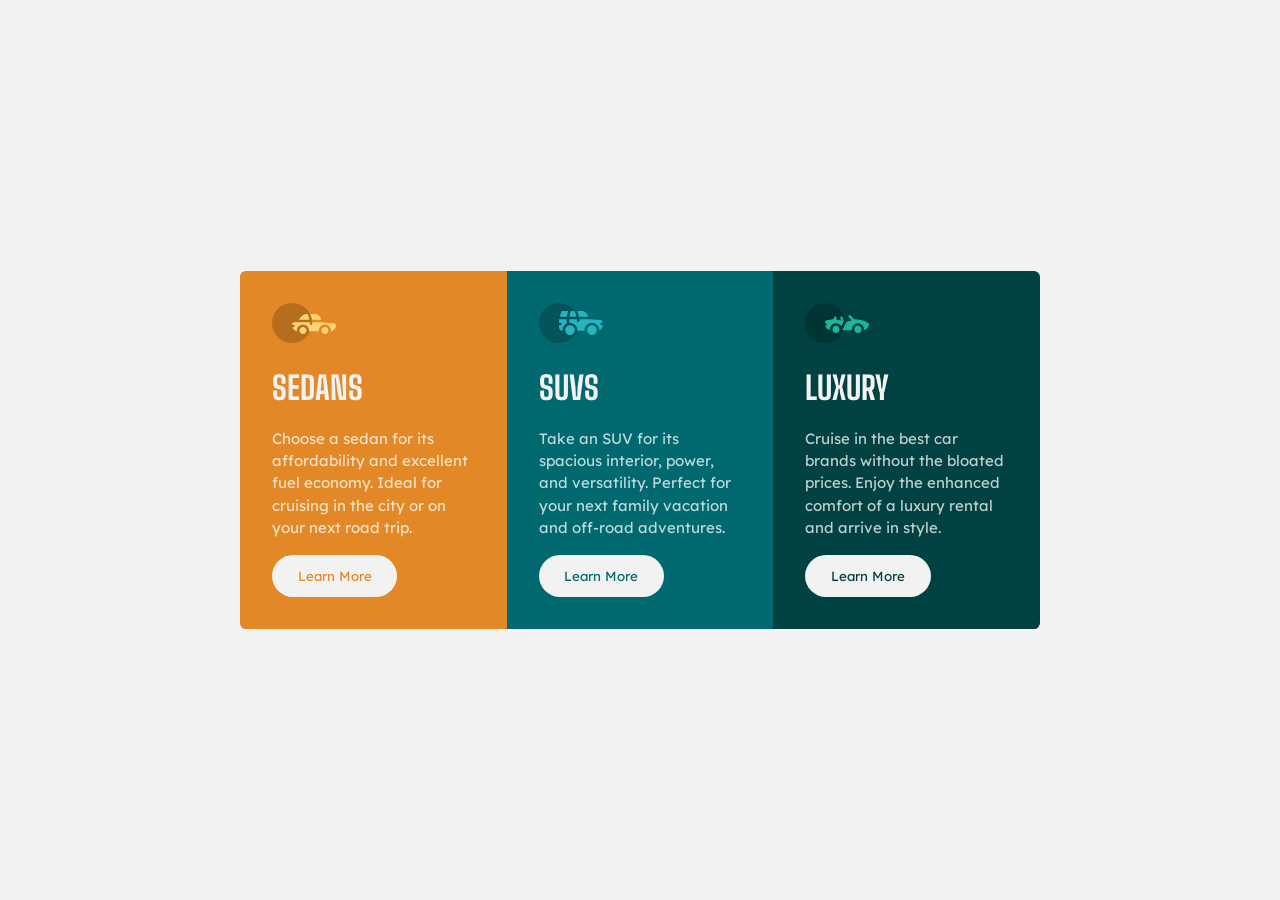
<file: projects/3-column-preview-card-component-main/index.html>
<!doctype html>
<html lang="en">
  <head>
    <meta charset="UTF-8" />
    <meta name="viewport" content="width=device-width, initial-scale=1.0" />
    <!-- displays site properly based on user's device -->

    <link
      rel="icon"
      type="image/png"
      sizes="32x32"
      href="./images/favicon-32x32.png"
    />

    <title>Frontend Mentor | 3-column preview card component</title>
    <link rel="stylesheet" href="CSS/style.css" />
  </head>
  <body>
    <section class="container">
      <div class="card-container">
        <div class="card">
          <img src="images/icon-sedans.svg" alt="img" />
          <h2>Sedans</h2>
          <p>
            Choose a sedan for its affordability and excellent fuel economy.
            Ideal for cruising in the city or on your next road trip.
          </p>
          <a href="#"><button>Learn More</button></a>
        </div>
        <div class="card">
          <img src="images/icon-suvs.svg" alt="img" />
          <h2>SUVs</h2>
          <p>
            Take an SUV for its spacious interior, power, and versatility.
            Perfect for your next family vacation and off-road adventures.
          </p>
          <a href="#"><button>Learn More</button></a>
        </div>
        <div class="card">
          <img src="images/icon-luxury.svg" alt="img" />
          <h2>Luxury</h2>
          <p>
            Cruise in the best car brands without the bloated prices. Enjoy the
            enhanced comfort of a luxury rental and arrive in style.
          </p>
          <a href="#"><button>Learn More</button></a>
        </div>
      </div>
    </section>
  </body>
</html>
</file>
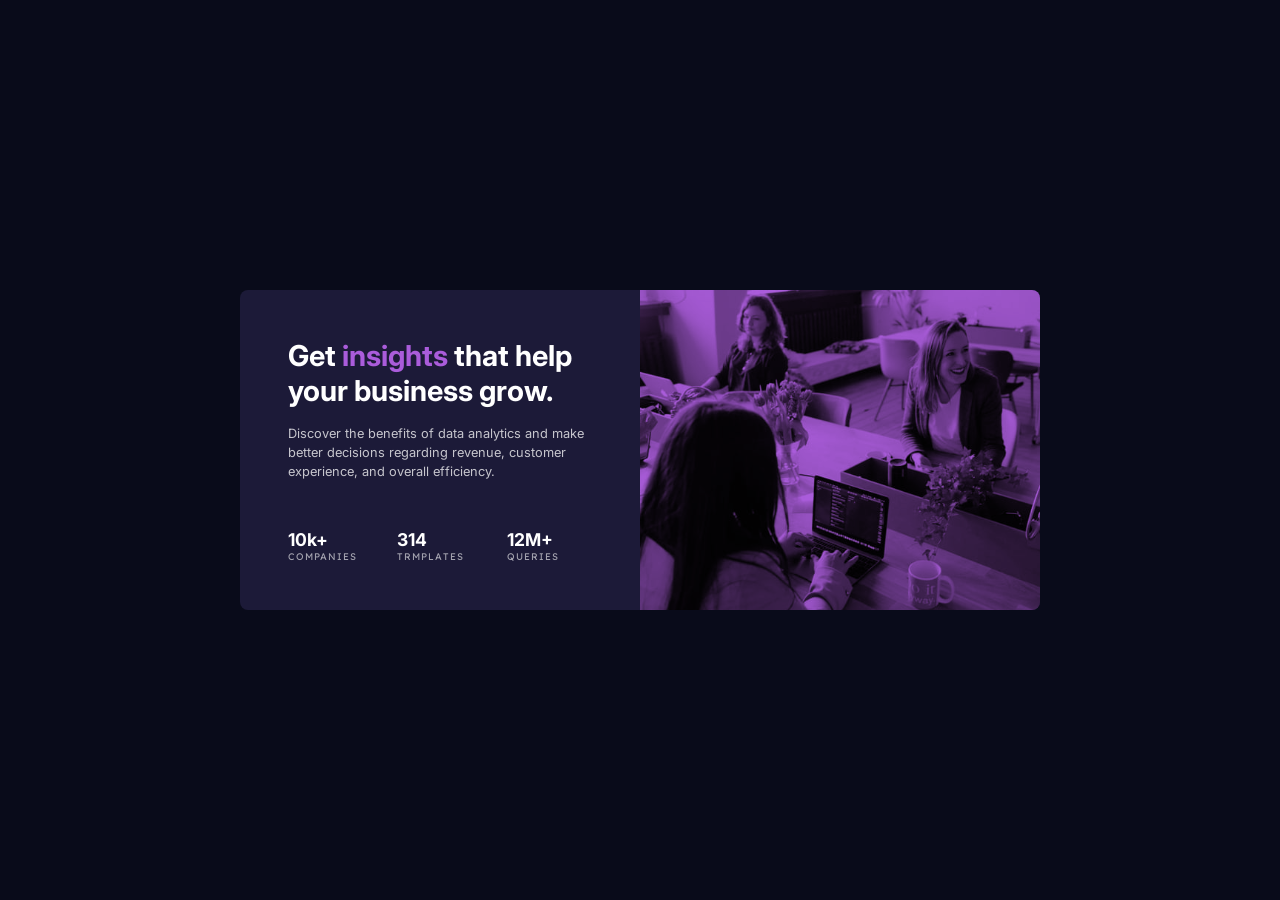
<file: projects/stats-preview-card-component-main/index.html>
<!doctype html>
<html lang="en">
  <head>
    <meta charset="UTF-8" />
    <meta name="viewport" content="width=device-width, initial-scale=1.0" />
    <!-- displays site properly based on user's device -->

    <link
      rel="icon"
      type="image/png"
      sizes="32x32"
      href="./images/favicon-32x32.png"
    />


    <title>Frontend Mentor | Stats preview card component</title>
    <link rel="stylesheet" href="CSS/style.css">

    <!-- Feel free to remove these styles or customise in your own stylesheet 👍 -->
    <style>
      .attribution {
        font-size: 0.6875rem;
        text-align: center;
      }
      .attribution a {
        color: hsl(228, 45%, 44%);
      }
    </style>
  </head>
  <body>
    <div class="container">
      <div class="card-container">
        <div class="card-left">
        <h2>Get <span>insights</span> that help your business grow.</h2>
        <p class="description">
          Discover the benefits of data analytics and make better decisions
          regarding revenue, customer experience, and overall efficiency.
        </p>
        <div class="stats-container">
          <div class="stats">
            <h4>10k+</h4>
            <p>companies</p>
          </div>
          <div class="stats">
            <h4>314</h4>
            <p>trmplates</p>
          </div>
          <div class="stats">
            <h4 class="query-heading">12m+</h4>
            <p>queries</p>
          </div>
        </div>
      </div>
      <div class="card-right"></div>
      </div>
    </div>
  </body>
</html>
</file>
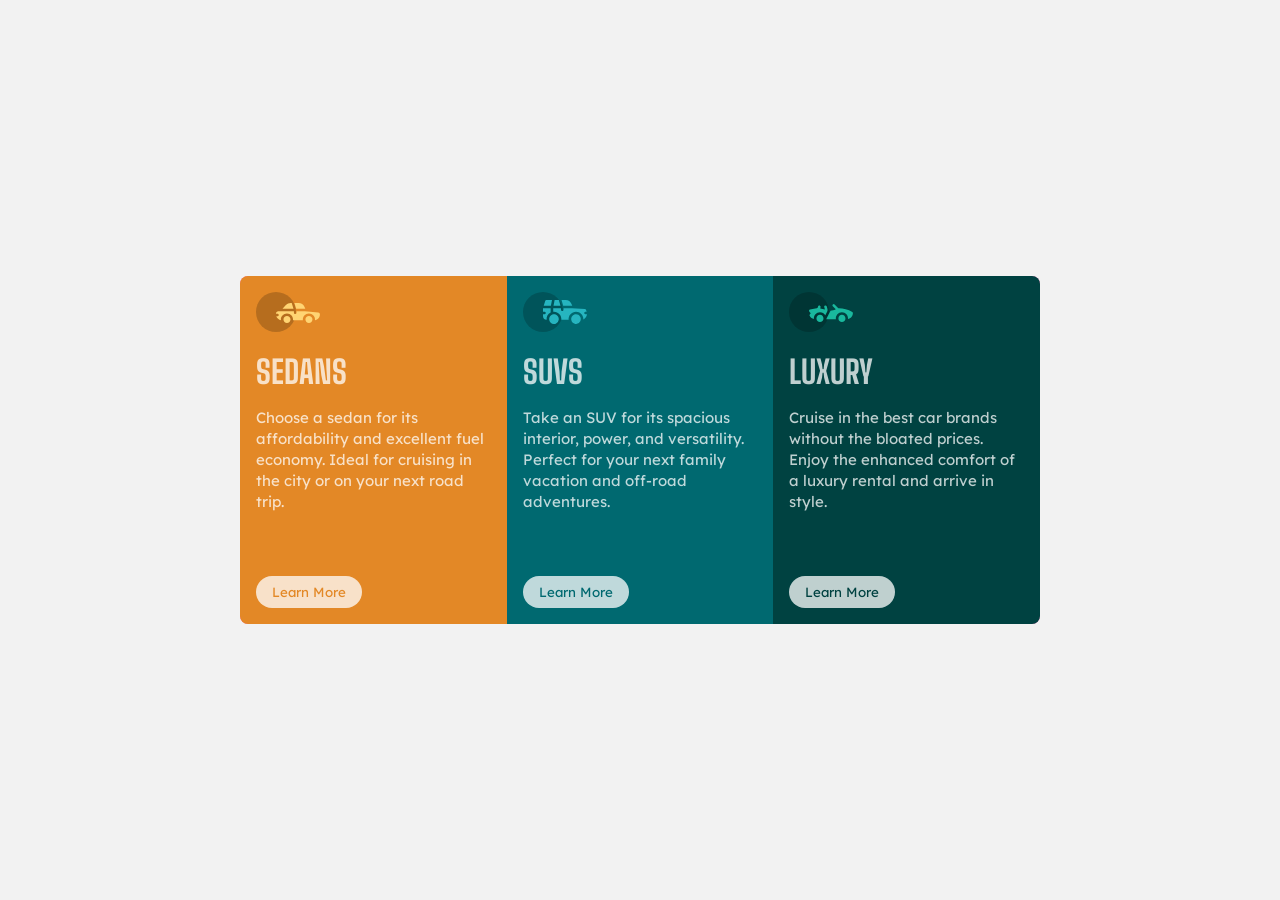
<file: projects/3-column-preview-card-component-main/idx.html>
<!doctype html>
<html lang="en">
  <head>
    <meta charset="UTF-8" />
    <meta name="viewport" content="width=device-width, initial-scale=1.0" />
    <title>Frontend Mentor | 3-column preview card component</title>
    <link rel="stylesheet" href="CSS/inx-style.css">
  </head>
  <body>
    <section class="container">
      <div class="card-container">
        <div class="card">
          <img src="images/icon-sedans.svg" alt="img" />
          <h2>SEDANS</h2>
          <p>
            Choose a sedan for its affordability and excellent fuel economy.
            Ideal for cruising in the city or on your next road trip.
          </p>
          <a href="#"><button>Learn More</button></a>
        </div>
        <div class="card">
          <img src="images/icon-suvs.svg" alt="img" />
          <h2>SUVS</h2>
          <p>
            Take an SUV for its spacious interior, power, and versatility.
            Perfect for your next family vacation and off-road adventures.
          </p>
          <a href="#"><button>Learn More</button></a>
        </div>
        <div class="card">
          <img src="images/icon-luxury.svg" alt="img" />
          <h2>LUXURY</h2>
          <p>
            Cruise in the best car brands without the bloated prices. Enjoy the
            enhanced comfort of a luxury rental and arrive in style.
          </p>
          <a href="#"><button>Learn More</button></a>
        </div>
      </div>
    </section>
  </body>
</html>
</file>
<file: projects/3-column-preview-card-component-main/CSS/style.css>
@import url("https://fonts.googleapis.com/css2?family=Big+Shoulders:opsz,wght@10..72,100..900&family=Lexend+Deca:wght@100..900&display=swap");

:root {
  --Gold-500: hsl(31, 77%, 52%);
  --Cyan-800: hsl(184, 100%, 22%);
  --Gree-950: hsl(179, 100%, 13%);
  --Transparent-white: hsla(0, 0%, 100%, 0.75);
  --Gray-100: hsl(0, 0%, 95%);
}

* {
  margin: 0;
  padding: 0;
  box-sizing: border-box;
  font-family: "Lexend Deca", sans-serif;
  font-optical-sizing: auto;
  font-weight: 400;
  font-style: normal;
}

body {
  font-size: 15px;
}

h2 {
  font-family: "Big Shoulders", sans-serif;
  font-optical-sizing: auto;
  font-weight: 700;
  font-style: normal;
}

.container {
  width: 100vw;
  min-height: 100vh;
  background-color: var(--Gray-100);
  display: flex;
  justify-content: center;
  align-items: center;
  padding: 4rem 1rem;
  .card-container {
    background-color: hotpink;
    max-width: 800px;
    display: grid;
    /* grid-template-columns: repeat(3, 1fr); */
    border-radius: 0.4rem;
    overflow: hidden;
    @media(min-width : 768px){
        grid-template-columns: repeat(3, 1fr);
    }
    .card {
      padding: 2rem;
      &:nth-child(1) {
        background-color: var(--Gold-500);
        button {
          color: var(--Gold-500);
        }
      }

      &:nth-child(2) {
        background-color: var(--Cyan-800);
        button {
          color: var(--Cyan-800);
        }
      }

      &:nth-child(3) {
        background-color: var(--Gree-950);
        button {
          color: var(--Gree-950);
        }
      }
      /* img {
      } */
      h2 {
        font-size: 2rem;
        text-transform: uppercase;
        color: var(--Gray-100);
        margin: 1.3rem 0;
      }
      p {
        color: var(--Transparent-white);
        line-height: 1.4rem;
      }
      a {
        margin-top: 1rem;
        display: block;
        @media(min-width){
            margin-top: 4rem;
        }
        button {
          background-color: var(--Gray-100);
          padding: 0.8rem 1.6rem;
          border-radius: 30px;
          border: none;
          transition: 0.5s;
          &:hover{
            background-color: transparent;
            color: var(--Gray-100);
            outline: 2px solid var(--Gray-100);
          }
        }
      }
    }
  }
}
</file>
<file: projects/stats-preview-card-component-main/CSS/style.css>
@import url("https://fonts.googleapis.com/css2?family=Inter:ital,opsz,wght@0,14..32,100..900;1,14..32,100..900&family=Lexend+Deca:wght@100..900&display=swap");
:root {
  --Navy-950: hsl(233, 47%, 7%);
  --Blue-950: hsl(244, 37%, 16%);
  --Purple-500: hsl(277, 64%, 61%);
  --White: hsl(0, 0%, 100%);
  --White-para: hsla(0, 0%, 100%, 0.75);
  --White-stats-heading: hsla(0, 0%, 100%, 0.6);
}
* {
  margin: 0;
  padding: 0;
  box-sizing: border-box;
  font-family: "Inter", sans-serif;
  font-optical-sizing: auto;
  font-weight: 400;
  font-style: normal;
}

.container {
  background-color: var(--Navy-950);
  width: 100vw;
  min-height: 100vh;
  display: flex;
  justify-content: center;
  align-items: center;
  padding: 4rem 2rem;
  .card-container {
    background-color: var(--Blue-950);
    max-width: 800px;
    display: flex;
    flex-direction: column-reverse;
    border-radius: 0.5rem;
    overflow: hidden;
    @media (min-width: 992px) {
      grid-template-columns: repeat(2, 1fr);
      display: grid;
    }
    .card-left {
      padding: 3rem 3rem;
      text-align: center;
      @media (min-width: 992px){
        text-align: initial;
      }
      h2 {
        color: var(--White);
        margin-bottom: 1rem;
        font-weight: 700;
        font-size: 1.8rem;
        span {
          color: var(--Purple-500);
          font-weight: 700;
        }
      }
      .description {
        color: var(--White-para);
        line-height: 1.5;
        font-size: 0.8rem;
      }
      .stats-container {
        display: flex;
        flex-direction: column;
        margin-top: 3rem;
        gap: 1.5rem;
        @media (min-width: 992px){
          display: grid;
          grid-template-columns: repeat(3, 1fr);
        }
        .stats {
          .query-heading {
            text-transform: uppercase;
          }
          h4 {
            color: var(--White);
            font-weight: 700;
            font-size: 1.1rem;
          }
          p {
            font-family: "Lexend Deca", sans-serif;
            font-optical-sizing: auto;
            font-weight: 400;
            font-style: normal;
            color: var(--White-stats-heading);
            text-transform: uppercase;
            font-size: 0.6rem;
            letter-spacing: 1px;
          }
        }
      }
    }

    .card-right {
      background-image: url("../images/image-header-mobile.jpg");
      background-color: var(--Purple-500);
      background-blend-mode: multiply;
      background-size: cover;
      aspect-ratio: 16 / 9;
      @media (min-width: 992px) {
        background-image: url("../images/image-header-desktop.jpg");
        aspect-ratio: initial;
      }
    }
  }
}
</file>
<file: projects/3-column-preview-card-component-main/CSS/inx-style.css>
@import url("https://fonts.googleapis.com/css2?family=Big+Shoulders:opsz,wght@10..72,100..900&family=Lexend+Deca:wght@100..900&display=swap");
:root {
  --Gold-500: hsl(31, 77%, 52%);
  --Cyan-800: hsl(184, 100%, 22%);
  --Gree-950: hsl(179, 100%, 13%);
  --Transparent-white: hsla(0, 0%, 100%, 0.75);
  --Gray-100: hsl(0, 0%, 95%);
}
* {
  margin: 0;
  padding: 0;
  box-sizing: border-box;
  font-family: "Lexend Deca", sans-serif;
  font-optical-sizing: auto;
  font-weight: 400;
  font-style: normal;
}
body {
  font-size: 15px;
}
h2 {
  font-family: "Big Shoulders", sans-serif;
  font-optical-sizing: auto;
  font-weight: 700;
  font-style: normal;
}

.container {
  width: 100vw;
  min-height: 100vh;
  background-color: var(--Gray-100);
  display: flex;
  justify-content: center;
  align-items: center;
  padding: 4rem 1rem;
  .card-container {
    background-color: hotpink;
    max-width: 800px;
    display: grid;
    border-radius: 0.5rem;
    overflow: hidden;
    
    @media (min-width: 768px) {
      grid-template-columns: repeat(3, 1fr);
    }
    .card {
      padding: 1rem;
      &:nth-child(1) {
        background-color: var(--Gold-500);
        button {
          color: var(--Gold-500);
        }
      }
      &:nth-child(2) {
        background-color: var(--Cyan-800);
        button {
          color: var(--Cyan-800);
        }
      }
      &:nth-child(3) {
        background-color: var(--Gree-950);
        button {
          color: var(--Gree-950);
        }
      }
      /* img {
      } */
      h2 {
        font-size: 2rem;
        color: var(--Transparent-white);
        margin: 1rem 0;
      }
      p {
        color: var(--Transparent-white);
        line-height: 1.4;
      }
      a {
        display: block;
        margin-top: 1rem;
        @media (min-width: 768px){
            margin-top: 4rem;
        }
        button {
          border-radius: 1rem;
          padding: 0.5rem 1rem;
          border: none;
          background-color: var(--Transparent-white);
        }
      }
    }
  }
}
</file>
